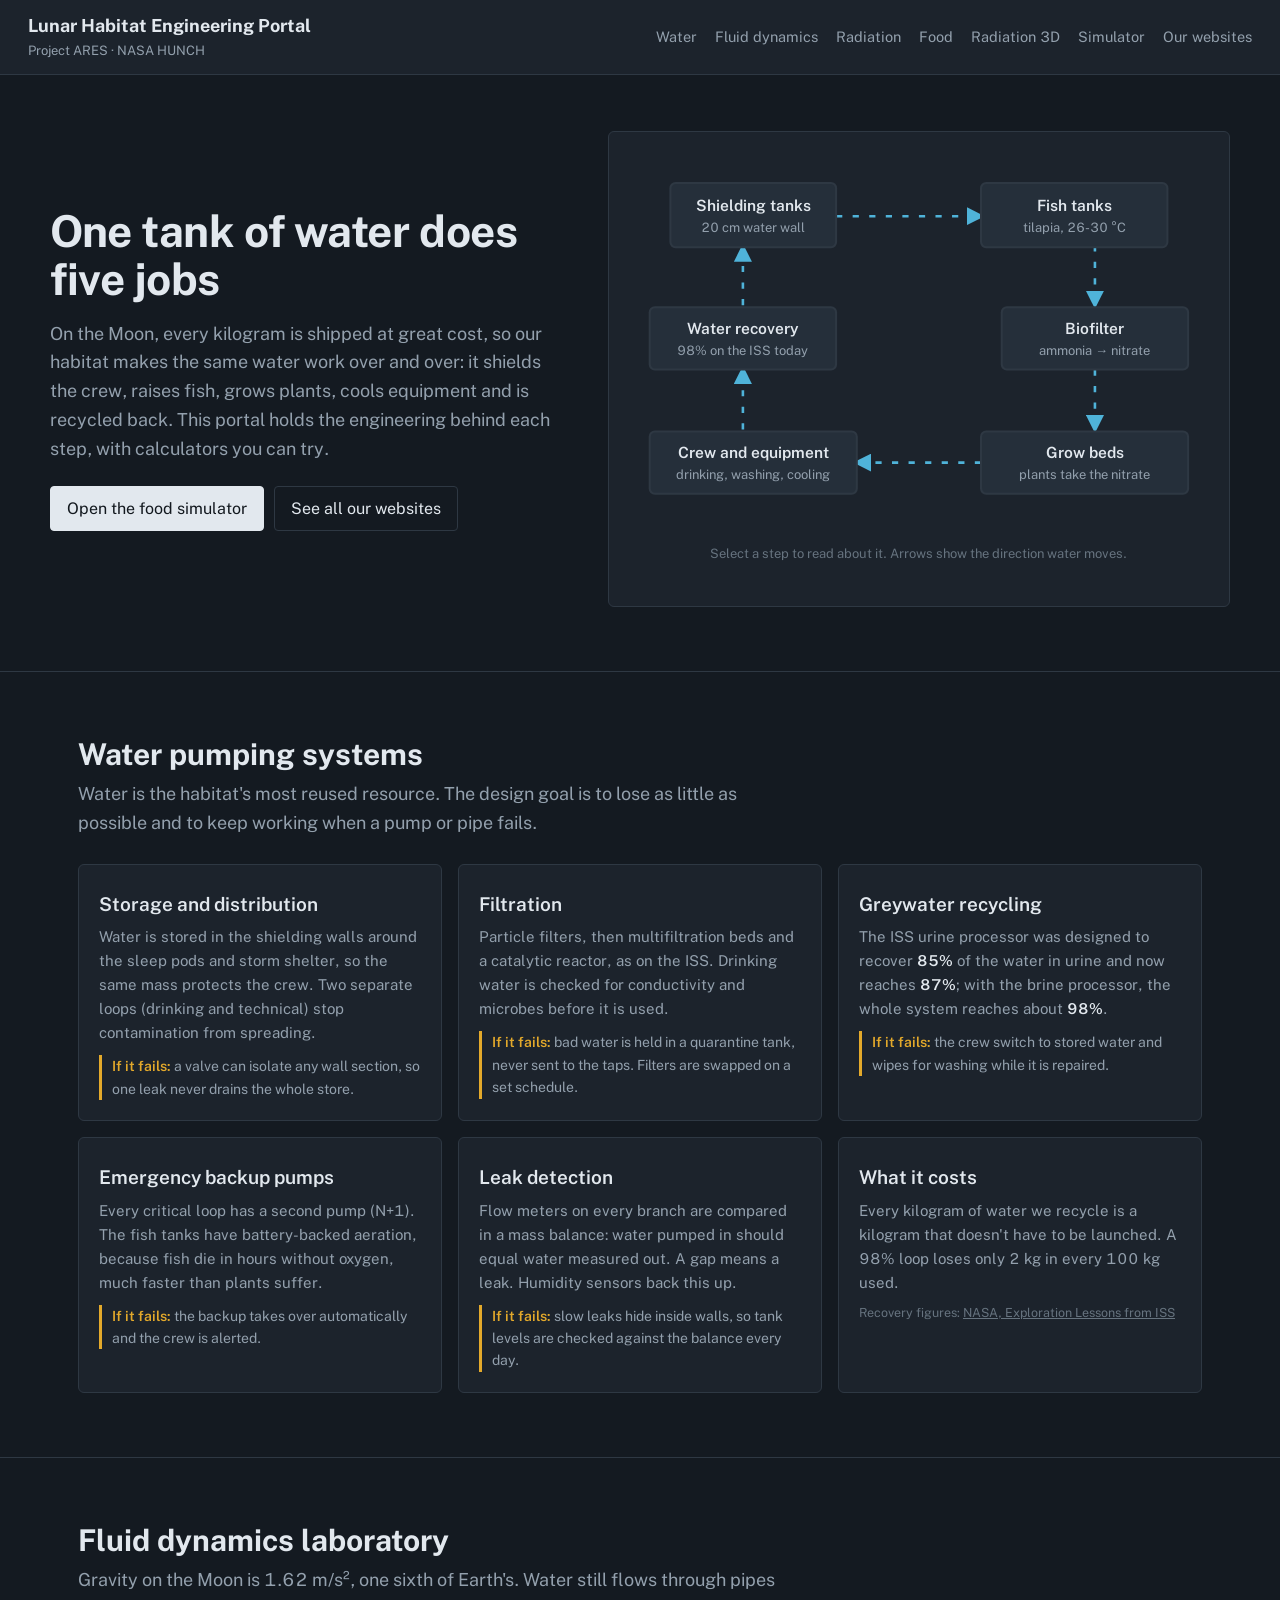
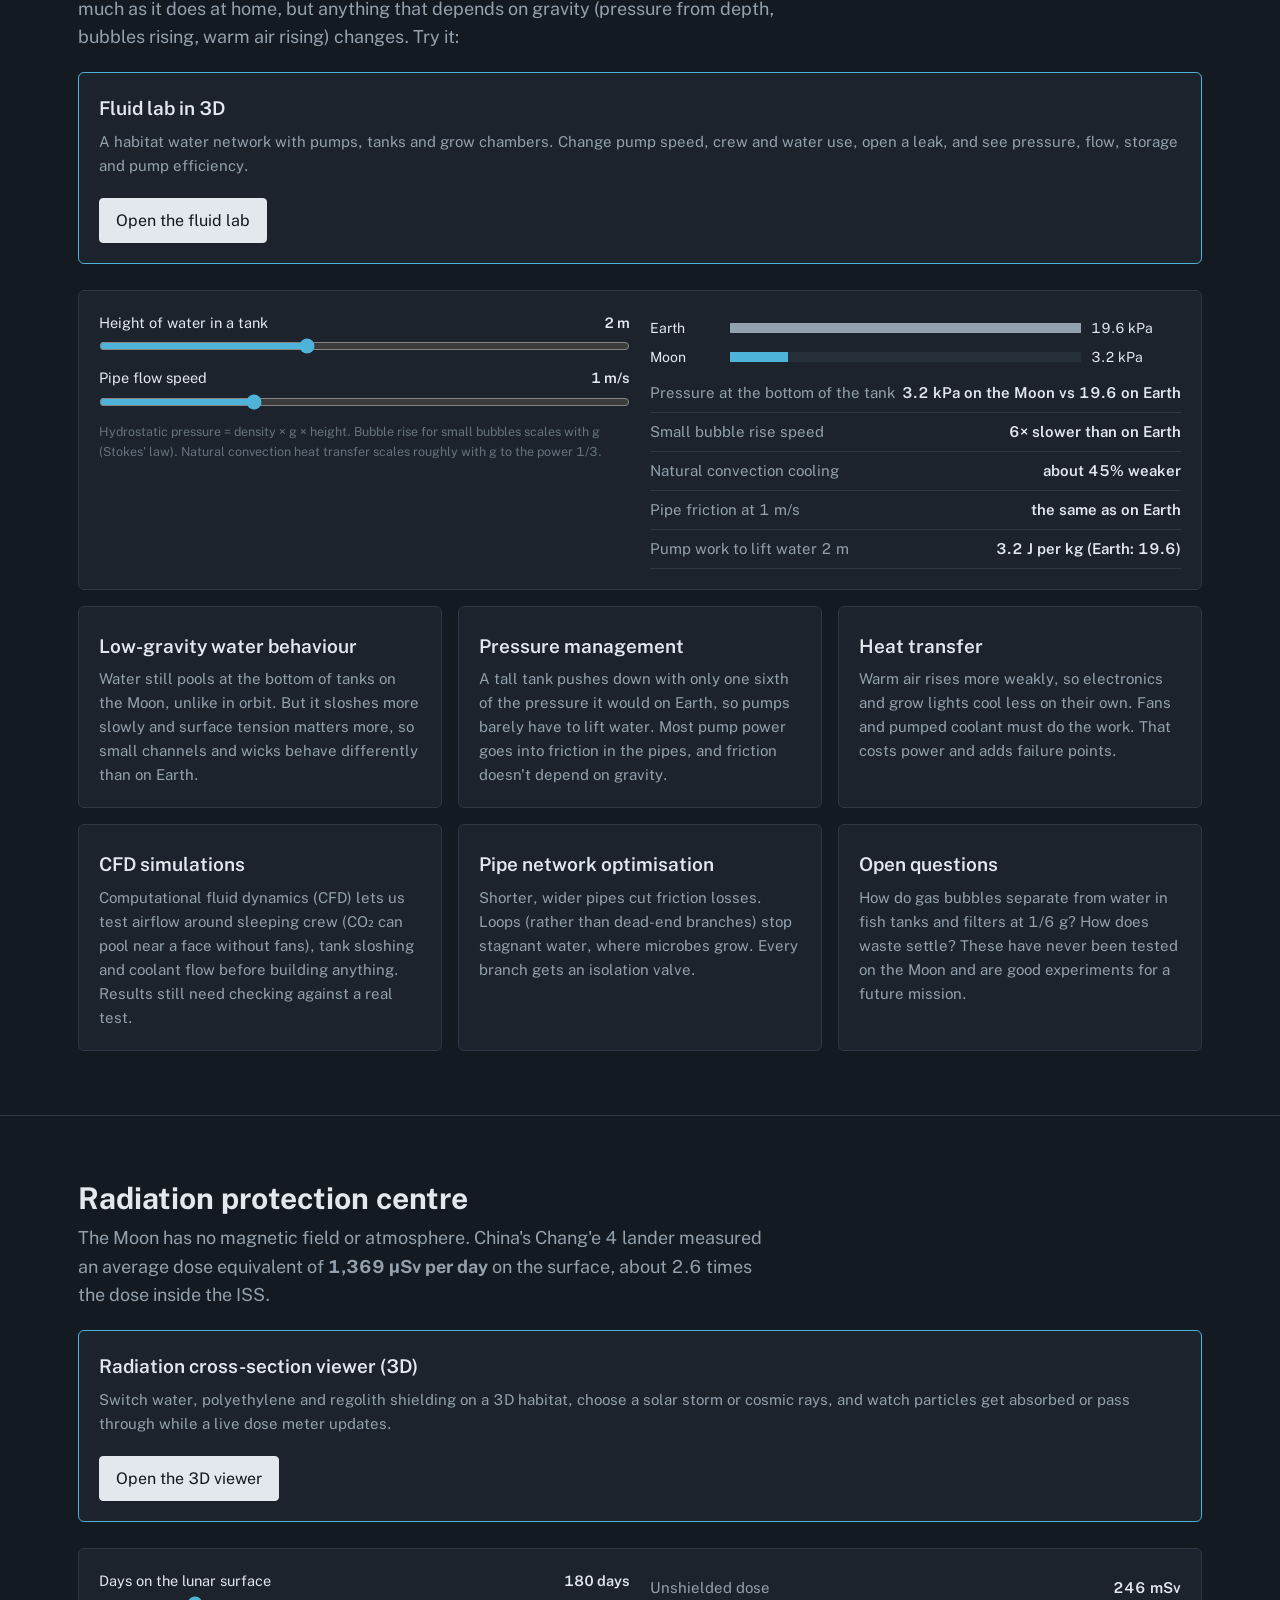
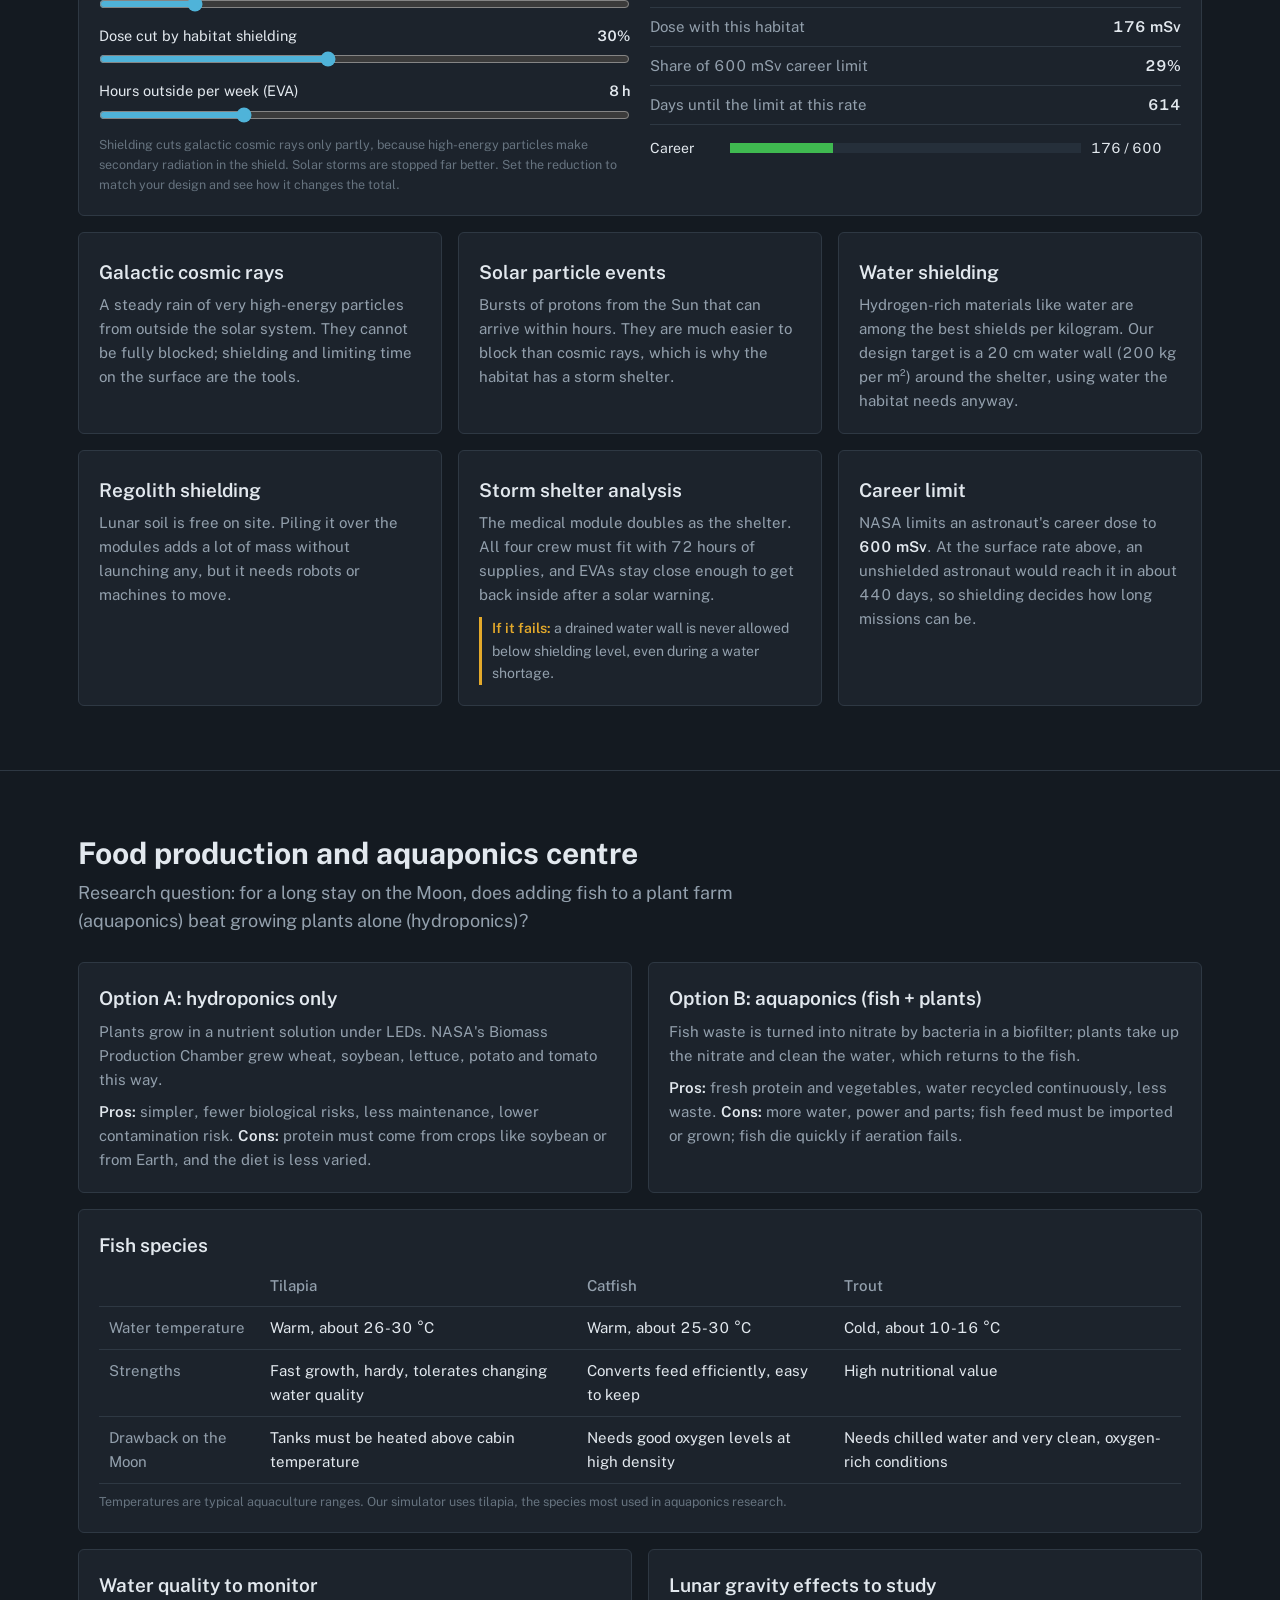
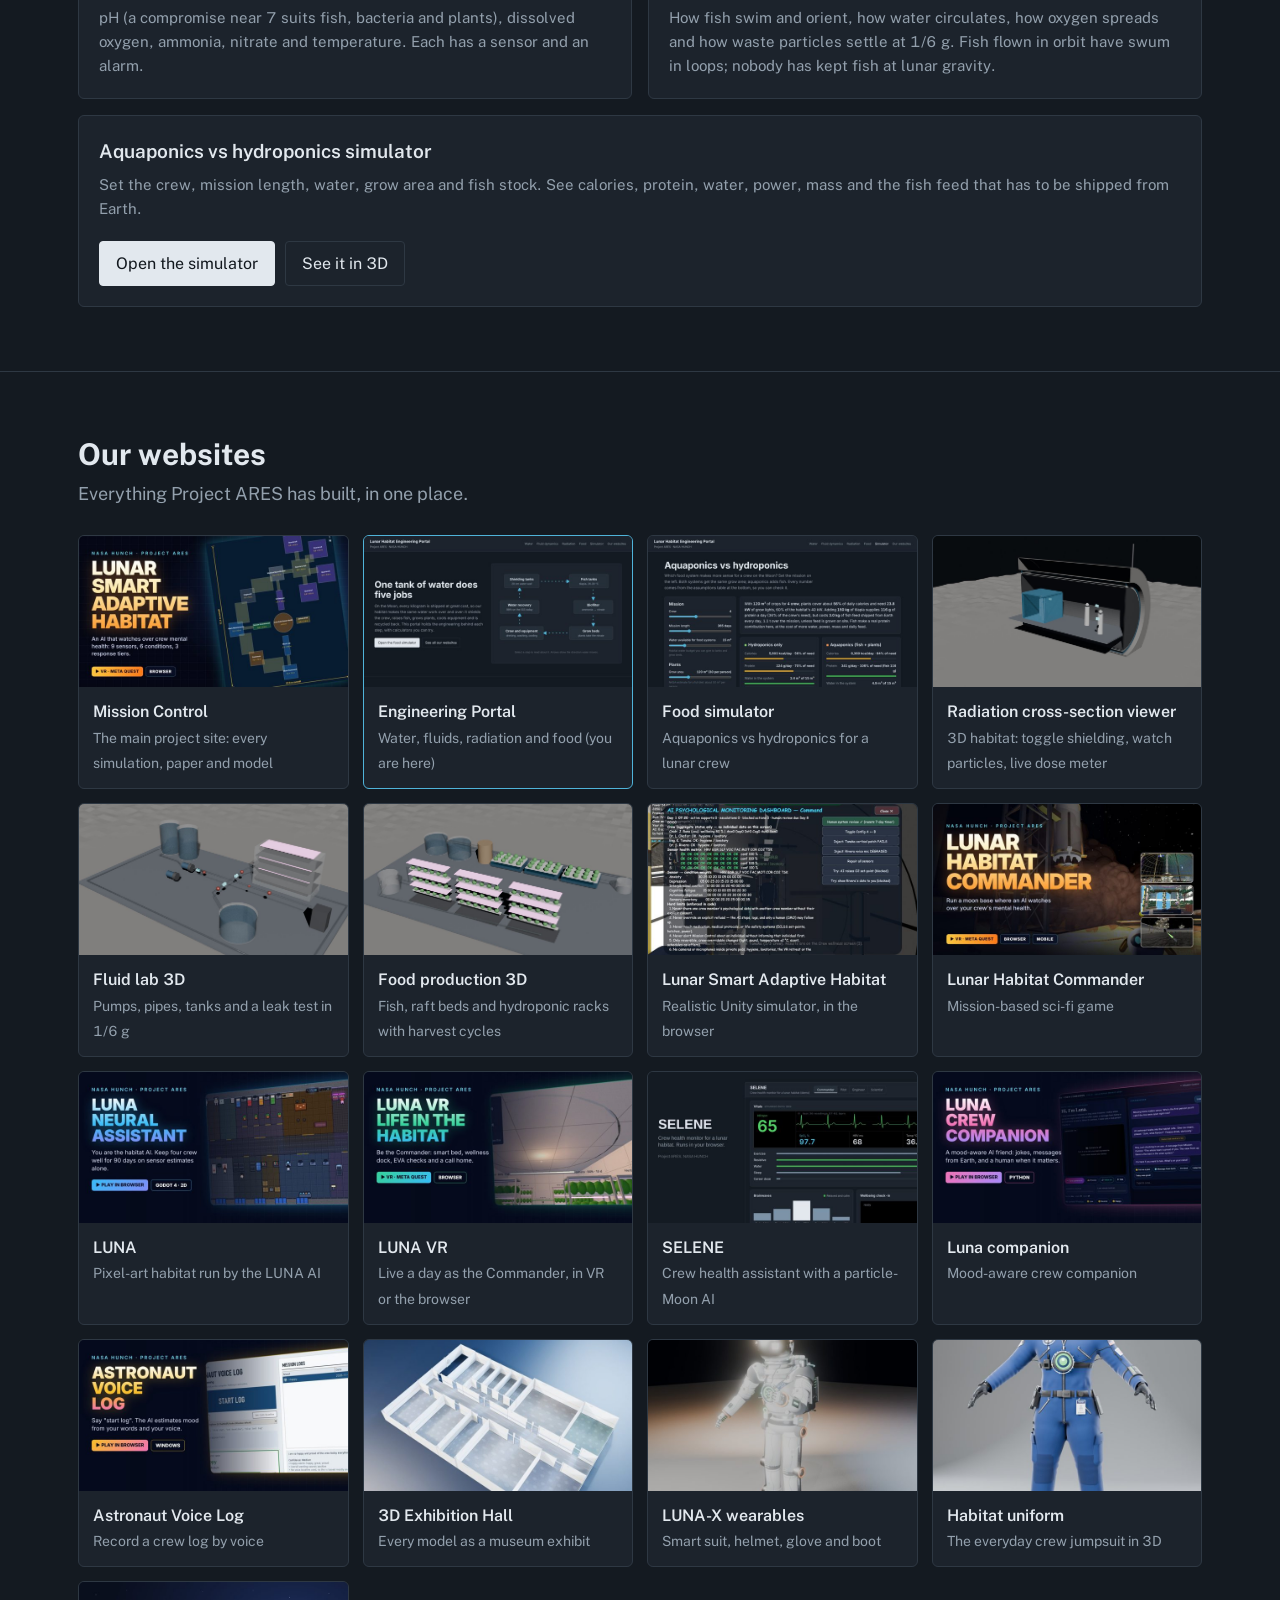
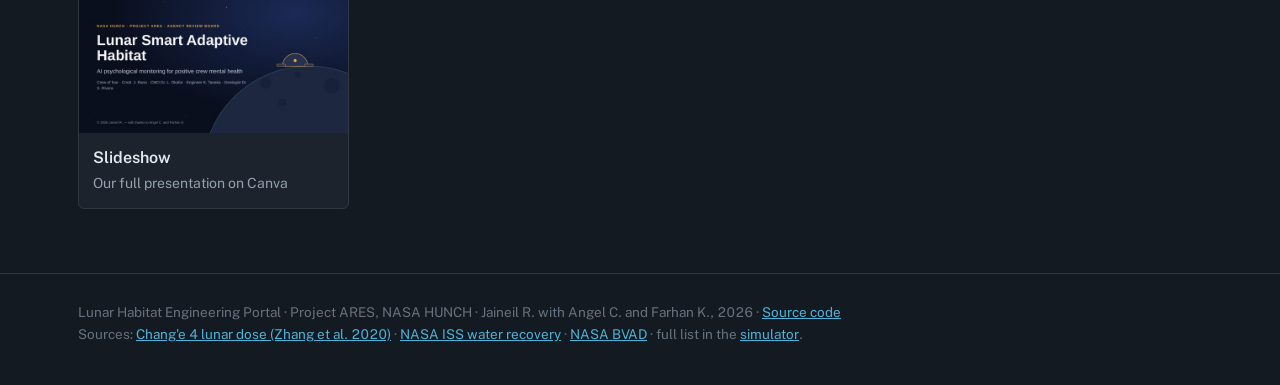
<file: index.html>
<!doctype html>
<html lang="en"><head><meta charset="utf-8"><meta name="viewport" content="width=device-width,initial-scale=1">
<title>Lunar Habitat Engineering Portal · Project ARES</title>
<meta name="description" content="Engineering research for a lunar habitat: water systems, fluid behaviour in 1/6 g, radiation protection and food production, with working calculators and an aquaponics vs hydroponics simulator.">
<meta property="og:title" content="Lunar Habitat Engineering Portal"><meta property="og:description" content="Water, fluids in 1/6 g, radiation and food for a lunar crew, with working calculators. Project ARES, NASA HUNCH.">
<meta property="og:image" content="https://jaigod.github.io/lunar-habitat-engineering/og.jpg"><meta property="og:url" content="https://jaigod.github.io/lunar-habitat-engineering/"><meta name="twitter:card" content="summary_large_image">
<link rel="icon" href="favicon.svg">
<link href="https://fonts.googleapis.com/css2?family=Public+Sans:wght@400;500;600;700&display=swap" rel="stylesheet">
<link rel="stylesheet" href="style.css">
<style>
.hero{display:grid;grid-template-columns:minmax(0,5fr) minmax(0,6fr);gap:40px;align-items:center;padding:56px 0 64px}
@media(max-width:960px){.hero{grid-template-columns:1fr}}
.loop svg{width:100%;height:auto;display:block}
.loop rect{stroke:#2e3843;stroke-width:2}.loop a{cursor:pointer}.loop a:hover rect,.loop a:focus rect{stroke:var(--water)}
.loop text{font-family:'Public Sans',sans-serif}
.flow{stroke-dasharray:6 10;animation:flow 1.6s linear infinite}
@keyframes flow{to{stroke-dashoffset:-32}}
@media (prefers-reduced-motion:reduce){.flow{animation:none}}
.topic h3{margin-top:4px}
.calc{display:grid;grid-template-columns:minmax(0,1fr) minmax(0,1fr);gap:20px;align-items:start}
@media(max-width:760px){.calc{grid-template-columns:1fr}}
.calc label{display:flex;justify-content:space-between;font-size:14.5px}.calc label b{font-weight:600}
.calc input[type=range]{width:100%;accent-color:var(--water);margin:4px 0 12px}
.out .row{display:grid;grid-template-columns:1fr auto;padding:7px 0;border-bottom:1px solid var(--line);font-size:15px}.out .row span{color:var(--mut)}.out .row b{font-weight:600}
.bar2{display:grid;grid-template-columns:70px 1fr 90px;gap:10px;align-items:center;font-size:14px;margin:6px 0}.bar2 .t{height:10px;background:var(--raise)}.bar2 .t i{display:block;height:100%}
.sites{display:grid;grid-template-columns:repeat(auto-fill,minmax(250px,1fr));gap:14px}
.site{display:block;background:var(--panel);border:1px solid var(--line);border-radius:6px;overflow:hidden;color:var(--txt);text-decoration:none}
.site:hover{border-color:var(--mut)}.site img{width:100%;aspect-ratio:16/9;object-fit:cover;display:block;background:#0e1318}
.site div{padding:12px 14px}.site b{display:block;font-weight:600}.site span{font-size:14px;color:var(--mut)}
.site.here{border-color:var(--water)}
.cmp td:first-child{color:var(--mut)}
</style><script src="js/device.js" defer></script>
</head><body>
<header class="top"><a class="brand" href="./">Lunar Habitat Engineering Portal<small>Project ARES · NASA HUNCH</small></a>
<nav><a href="#water">Water</a><a href="#fluids">Fluid dynamics</a><a href="#radiation">Radiation</a><a href="#food">Food</a><a href="radiation/">Radiation 3D</a><a href="simulator/">Simulator</a><a href="#sites">Our websites</a></nav></header>
<main>
<div class="wrap hero">
  <div>
    <h1>One tank of water does five jobs</h1>
    <p class="lead" style="margin-top:16px">On the Moon, every kilogram is shipped at great cost, so our habitat makes the same water work over and over: it shields the crew, raises fish, grows plants, cools equipment and is recycled back. This portal holds the engineering behind each step, with calculators you can try.</p>
    <p style="margin-top:22px;display:flex;gap:10px;flex-wrap:wrap"><a class="btn" href="simulator/">Open the food simulator</a><a class="btn ghost" href="#sites">See all our websites</a></p>
  </div>
  <div class="loop panel" aria-label="The habitat water loop. Select a step to read about it.">
    <svg viewBox="0 0 560 420" role="img" aria-labelledby="loopT"><title id="loopT">Habitat water loop: shielding tanks, fish tanks, biofilter, grow beds, crew, water recovery and back</title>
      <defs><marker id="ar" viewBox="0 0 10 10" refX="8" refY="5" markerWidth="7" markerHeight="7" orient="auto"><path d="M0 0L10 5L0 10z" fill="#4fb3d9"/></marker></defs>
      <g fill="none" stroke="#4fb3d9" stroke-width="2.5" marker-end="url(#ar)">
        <path class="flow" d="M200 62 H340"/><path class="flow" d="M450 90 V148"/><path class="flow" d="M450 210 V268"/>
        <path class="flow" d="M340 300 H220"/><path class="flow" d="M110 268 V210"/><path class="flow" d="M110 148 V92"/>
      </g>
      <g>
        <a href="#radiation"><rect x="40" y="30" width="160" height="62" rx="5" fill="#252f3a"/><text x="120" y="57" text-anchor="middle" fill="#e2e8ee" font-size="15" font-weight="600">Shielding tanks</text><text x="120" y="77" text-anchor="middle" fill="#93a0ad" font-size="12.5">20 cm water wall</text></a>
        <a href="#food"><rect x="340" y="30" width="180" height="62" rx="5" fill="#252f3a"/><text x="430" y="57" text-anchor="middle" fill="#e2e8ee" font-size="15" font-weight="600">Fish tanks</text><text x="430" y="77" text-anchor="middle" fill="#93a0ad" font-size="12.5">tilapia, 26-30 °C</text></a>
        <a href="#food"><rect x="360" y="150" width="180" height="60" rx="5" fill="#252f3a"/><text x="450" y="176" text-anchor="middle" fill="#e2e8ee" font-size="15" font-weight="600">Biofilter</text><text x="450" y="196" text-anchor="middle" fill="#93a0ad" font-size="12.5">ammonia → nitrate</text></a>
        <a href="#food"><rect x="340" y="270" width="200" height="60" rx="5" fill="#252f3a"/><text x="440" y="296" text-anchor="middle" fill="#e2e8ee" font-size="15" font-weight="600">Grow beds</text><text x="440" y="316" text-anchor="middle" fill="#93a0ad" font-size="12.5">plants take the nitrate</text></a>
        <a href="#water"><rect x="20" y="270" width="200" height="60" rx="5" fill="#252f3a"/><text x="120" y="296" text-anchor="middle" fill="#e2e8ee" font-size="15" font-weight="600">Crew and equipment</text><text x="120" y="316" text-anchor="middle" fill="#93a0ad" font-size="12.5">drinking, washing, cooling</text></a>
        <a href="#water"><rect x="20" y="150" width="180" height="60" rx="5" fill="#252f3a"/><text x="110" y="176" text-anchor="middle" fill="#e2e8ee" font-size="15" font-weight="600">Water recovery</text><text x="110" y="196" text-anchor="middle" fill="#93a0ad" font-size="12.5">98% on the ISS today</text></a>
      </g>
      <text x="280" y="392" text-anchor="middle" fill="#66737f" font-size="12.5">Select a step to read about it. Arrows show the direction water moves.</text>
    </svg>
  </div>
</div>

<section class="sec" id="water"><div class="wrap">
  <h2>Water pumping systems</h2><p class="lead">Water is the habitat's most reused resource. The design goal is to lose as little as possible and to keep working when a pump or pipe fails.</p>
  <div class="grid3" style="margin-top:26px">
    <div class="panel topic"><h3>Storage and distribution</h3><p class="fact">Water is stored in the shielding walls around the sleep pods and storm shelter, so the same mass protects the crew. Two separate loops (drinking and technical) stop contamination from spreading.</p><p class="fail"><b>If it fails:</b> a valve can isolate any wall section, so one leak never drains the whole store.</p></div>
    <div class="panel topic"><h3>Filtration</h3><p class="fact">Particle filters, then multifiltration beds and a catalytic reactor, as on the ISS. Drinking water is checked for conductivity and microbes before it is used.</p><p class="fail"><b>If it fails:</b> bad water is held in a quarantine tank, never sent to the taps. Filters are swapped on a set schedule.</p></div>
    <div class="panel topic"><h3>Greywater recycling</h3><p class="fact">The ISS urine processor was designed to recover <b>85%</b> of the water in urine and now reaches <b>87%</b>; with the brine processor, the whole system reaches about <b>98%</b>.</p><p class="fail"><b>If it fails:</b> the crew switch to stored water and wipes for washing while it is repaired.</p></div>
    <div class="panel topic"><h3>Emergency backup pumps</h3><p class="fact">Every critical loop has a second pump (N+1). The fish tanks have battery-backed aeration, because fish die in hours without oxygen, much faster than plants suffer.</p><p class="fail"><b>If it fails:</b> the backup takes over automatically and the crew is alerted.</p></div>
    <div class="panel topic"><h3>Leak detection</h3><p class="fact">Flow meters on every branch are compared in a mass balance: water pumped in should equal water measured out. A gap means a leak. Humidity sensors back this up.</p><p class="fail"><b>If it fails:</b> slow leaks hide inside walls, so tank levels are checked against the balance every day.</p></div>
    <div class="panel topic"><h3>What it costs</h3><p class="fact">Every kilogram of water we recycle is a kilogram that doesn't have to be launched. A 98% loop loses only 2 kg in every 100 kg used.</p><p class="src" style="margin-top:8px">Recovery figures: <a href="https://ntrs.nasa.gov/api/citations/20230015330/downloads/Exploration%20Lessons%20from%20ISS.pdf" target="_blank" rel="noopener">NASA, Exploration Lessons from ISS</a></p></div>
  </div>
</div></section>

<section class="sec" id="fluids"><div class="wrap">
  <h2>Fluid dynamics laboratory</h2><p class="lead">Gravity on the Moon is 1.62 m/s², one sixth of Earth's. Water still flows through pipes much as it does at home, but anything that depends on gravity (pressure from depth, bubbles rising, warm air rising) changes. Try it:</p>
  <div class="panel" style="margin-top:20px;display:flex;justify-content:space-between;align-items:center;gap:20px;flex-wrap:wrap;border-color:var(--water)"><div><h3>Fluid lab in 3D</h3><p class="fact">A habitat water network with pumps, tanks and grow chambers. Change pump speed, crew and water use, open a leak, and see pressure, flow, storage and pump efficiency.</p></div><a class="btn" href="fluids/">Open the fluid lab</a></div>
  <div class="panel calc" style="margin-top:26px">
    <div>
      <label for="fh">Height of water in a tank <b id="vfh"></b></label><input id="fh" type="range" min="0.1" max="5" step="0.1" value="2">
      <label for="fv">Pipe flow speed <b id="vfv"></b></label><input id="fv" type="range" min="0.2" max="3" step="0.1" value="1">
      <p class="src">Hydrostatic pressure = density × g × height. Bubble rise for small bubbles scales with g (Stokes' law). Natural convection heat transfer scales roughly with g to the power 1/3.</p>
    </div>
    <div class="out" id="fout"></div>
  </div>
  <div class="grid3" style="margin-top:16px">
    <div class="panel topic"><h3>Low-gravity water behaviour</h3><p class="fact">Water still pools at the bottom of tanks on the Moon, unlike in orbit. But it sloshes more slowly and surface tension matters more, so small channels and wicks behave differently than on Earth.</p></div>
    <div class="panel topic"><h3>Pressure management</h3><p class="fact">A tall tank pushes down with only one sixth of the pressure it would on Earth, so pumps barely have to lift water. Most pump power goes into friction in the pipes, and friction doesn't depend on gravity.</p></div>
    <div class="panel topic"><h3>Heat transfer</h3><p class="fact">Warm air rises more weakly, so electronics and grow lights cool less on their own. Fans and pumped coolant must do the work. That costs power and adds failure points.</p></div>
    <div class="panel topic"><h3>CFD simulations</h3><p class="fact">Computational fluid dynamics (CFD) lets us test airflow around sleeping crew (CO₂ can pool near a face without fans), tank sloshing and coolant flow before building anything. Results still need checking against a real test.</p></div>
    <div class="panel topic"><h3>Pipe network optimisation</h3><p class="fact">Shorter, wider pipes cut friction losses. Loops (rather than dead-end branches) stop stagnant water, where microbes grow. Every branch gets an isolation valve.</p></div>
    <div class="panel topic"><h3>Open questions</h3><p class="fact">How do gas bubbles separate from water in fish tanks and filters at 1/6 g? How does waste settle? These have never been tested on the Moon and are good experiments for a future mission.</p></div>
  </div>
</div></section>

<section class="sec" id="radiation"><div class="wrap">
  <h2>Radiation protection centre</h2><p class="lead">The Moon has no magnetic field or atmosphere. China's Chang'e 4 lander measured an average dose equivalent of <b>1,369 µSv per day</b> on the surface, about 2.6 times the dose inside the ISS.</p>
  <div class="panel" style="margin-top:20px;display:flex;justify-content:space-between;align-items:center;gap:20px;flex-wrap:wrap;border-color:var(--water)"><div><h3>Radiation cross-section viewer (3D)</h3><p class="fact">Switch water, polyethylene and regolith shielding on a 3D habitat, choose a solar storm or cosmic rays, and watch particles get absorbed or pass through while a live dose meter updates.</p></div><a class="btn" href="radiation/">Open the 3D viewer</a></div>
  <div class="panel calc" style="margin-top:26px">
    <div>
      <label for="rd">Days on the lunar surface <b id="vrd"></b></label><input id="rd" type="range" min="10" max="1000" step="10" value="180">
      <label for="rs">Dose cut by habitat shielding <b id="vrs"></b></label><input id="rs" type="range" min="0" max="70" step="5" value="30">
      <label for="re">Hours outside per week (EVA) <b id="vre"></b></label><input id="re" type="range" min="0" max="30" value="8">
      <p class="src">Shielding cuts galactic cosmic rays only partly, because high-energy particles make secondary radiation in the shield. Solar storms are stopped far better. Set the reduction to match your design and see how it changes the total.</p>
    </div>
    <div class="out" id="rout"></div>
  </div>
  <div class="grid3" style="margin-top:16px">
    <div class="panel topic"><h3>Galactic cosmic rays</h3><p class="fact">A steady rain of very high-energy particles from outside the solar system. They cannot be fully blocked; shielding and limiting time on the surface are the tools.</p></div>
    <div class="panel topic"><h3>Solar particle events</h3><p class="fact">Bursts of protons from the Sun that can arrive within hours. They are much easier to block than cosmic rays, which is why the habitat has a storm shelter.</p></div>
    <div class="panel topic"><h3>Water shielding</h3><p class="fact">Hydrogen-rich materials like water are among the best shields per kilogram. Our design target is a 20 cm water wall (200 kg per m²) around the shelter, using water the habitat needs anyway.</p></div>
    <div class="panel topic"><h3>Regolith shielding</h3><p class="fact">Lunar soil is free on site. Piling it over the modules adds a lot of mass without launching any, but it needs robots or machines to move.</p></div>
    <div class="panel topic"><h3>Storm shelter analysis</h3><p class="fact">The medical module doubles as the shelter. All four crew must fit with 72 hours of supplies, and EVAs stay close enough to get back inside after a solar warning.</p><p class="fail"><b>If it fails:</b> a drained water wall is never allowed below shielding level, even during a water shortage.</p></div>
    <div class="panel topic"><h3>Career limit</h3><p class="fact">NASA limits an astronaut's career dose to <b>600 mSv</b>. At the surface rate above, an unshielded astronaut would reach it in about 440 days, so shielding decides how long missions can be.</p></div>
  </div>
</div></section>

<section class="sec" id="food"><div class="wrap">
  <h2>Food production and aquaponics centre</h2><p class="lead">Research question: for a long stay on the Moon, does adding fish to a plant farm (aquaponics) beat growing plants alone (hydroponics)?</p>
  <div class="grid2" style="margin-top:26px">
    <div class="panel"><h3>Option A: hydroponics only</h3><p class="fact">Plants grow in a nutrient solution under LEDs. NASA's Biomass Production Chamber grew wheat, soybean, lettuce, potato and tomato this way.</p>
      <p class="fact" style="margin-top:8px"><b>Pros:</b> simpler, fewer biological risks, less maintenance, lower contamination risk. <b>Cons:</b> protein must come from crops like soybean or from Earth, and the diet is less varied.</p></div>
    <div class="panel"><h3>Option B: aquaponics (fish + plants)</h3><p class="fact">Fish waste is turned into nitrate by bacteria in a biofilter; plants take up the nitrate and clean the water, which returns to the fish.</p>
      <p class="fact" style="margin-top:8px"><b>Pros:</b> fresh protein and vegetables, water recycled continuously, less waste. <b>Cons:</b> more water, power and parts; fish feed must be imported or grown; fish die quickly if aeration fails.</p></div>
  </div>
  <div class="panel" style="margin-top:16px;overflow-x:auto"><h3>Fish species</h3>
    <table class="cmp"><tr><th></th><th>Tilapia</th><th>Catfish</th><th>Trout</th></tr>
      <tr><td>Water temperature</td><td>Warm, about 26-30 °C</td><td>Warm, about 25-30 °C</td><td>Cold, about 10-16 °C</td></tr>
      <tr><td>Strengths</td><td>Fast growth, hardy, tolerates changing water quality</td><td>Converts feed efficiently, easy to keep</td><td>High nutritional value</td></tr>
      <tr><td>Drawback on the Moon</td><td>Tanks must be heated above cabin temperature</td><td>Needs good oxygen levels at high density</td><td>Needs chilled water and very clean, oxygen-rich conditions</td></tr></table>
    <p class="src" style="margin-top:8px">Temperatures are typical aquaculture ranges. Our simulator uses tilapia, the species most used in aquaponics research.</p></div>
  <div class="grid2" style="margin-top:16px">
    <div class="panel"><h3>Water quality to monitor</h3><p class="fact">pH (a compromise near 7 suits fish, bacteria and plants), dissolved oxygen, ammonia, nitrate and temperature. Each has a sensor and an alarm.</p></div>
    <div class="panel"><h3>Lunar gravity effects to study</h3><p class="fact">How fish swim and orient, how water circulates, how oxygen spreads and how waste particles settle at 1/6 g. Fish flown in orbit have swum in loops; nobody has kept fish at lunar gravity.</p></div>
  </div>
  <div class="panel" style="margin-top:16px;display:flex;justify-content:space-between;align-items:center;gap:20px;flex-wrap:wrap">
    <div><h3>Aquaponics vs hydroponics simulator</h3><p class="fact">Set the crew, mission length, water, grow area and fish stock. See calories, protein, water, power, mass and the fish feed that has to be shipped from Earth.</p></div>
    <span style="display:flex;gap:10px;flex-wrap:wrap"><a class="btn" href="simulator/">Open the simulator</a><a class="btn ghost" href="food/">See it in 3D</a></span></div>
</div></section>

<section class="sec" id="sites"><div class="wrap">
  <h2>Our websites</h2><p class="lead">Everything Project ARES has built, in one place.</p>
  <div class="sites" style="margin-top:26px" id="sitelist"></div>
</div></section>
</main>
<footer><div class="wrap">Lunar Habitat Engineering Portal · Project ARES, NASA HUNCH · Jaineil R. with Angel C. and Farhan K., 2026 · <a href="https://github.com/JaiGod/lunar-habitat-engineering">Source code</a><br>
Sources: <a href="https://www.sci.news/space/radiation-dose-rates-lunar-surface-08893.html">Chang'e 4 lunar dose (Zhang et al. 2020)</a> · <a href="https://ntrs.nasa.gov/api/citations/20230015330/downloads/Exploration%20Lessons%20from%20ISS.pdf">NASA ISS water recovery</a> · <a href="https://ntrs.nasa.gov/api/citations/20210024855/downloads/BVAD_2.15.22-final.pdf">NASA BVAD</a> · full list in the <a href="simulator/#assump">simulator</a>.</div></footer>
<script>
const $=s=>document.querySelector(s), f=(v,d=0)=>(+v).toLocaleString('en-US',{maximumFractionDigits:d,minimumFractionDigits:d});
const row=(a,b)=>`<div class="row"><span>${a}</span><b>${b}</b></div>`;
function fluids(){ const h=+$('#fh').value, v=+$('#fv').value; $('#vfh').textContent=h+' m'; $('#vfv').textContent=v+' m/s';
  const pE=1000*9.81*h/1000, pM=1000*1.62*h/1000;
  $('#fout').innerHTML=`<div class="bar2"><span>Earth</span><div class="t"><i style="width:100%;background:var(--mut)"></i></div><span>${f(pE,1)} kPa</span></div><div class="bar2"><span>Moon</span><div class="t"><i style="width:${1.62/9.81*100}%;background:var(--water)"></i></div><span>${f(pM,1)} kPa</span></div>`
   +row('Pressure at the bottom of the tank',`${f(pM,1)} kPa on the Moon vs ${f(pE,1)} on Earth`)
   +row('Small bubble rise speed','6× slower than on Earth')
   +row('Natural convection cooling','about 45% weaker')
   +row('Pipe friction at '+v+' m/s','the same as on Earth')
   +row('Pump work to lift water '+h+' m',`${f(1.62*h,1)} J per kg (Earth: ${f(9.81*h,1)})`); }
function rad(){ const d=+$('#rd').value, s=+$('#rs').value/100, e=+$('#re').value; $('#vrd').textContent=d+' days'; $('#vrs').textContent=Math.round(s*100)+'%'; $('#vre').textContent=e+' h';
  const rate=1.369, outFrac=e/168, dose=d*rate*(outFrac+(1-outFrac)*(1-s)), unsh=d*rate;
  $('#rout').innerHTML=row('Unshielded dose',`${f(unsh)} mSv`)+row('Dose with this habitat',`${f(dose)} mSv`)
   +row('Share of 600 mSv career limit',`${f(dose/6)}%`)+row('Days until the limit at this rate',`${f(600/(dose/d))}`)
   +`<div class="bar2" style="margin-top:12px"><span>Career</span><div class="t"><i style="width:${Math.min(100,dose/6)}%;background:${dose>600?'var(--warn)':dose>300?'var(--caut)':'var(--ok)'}"></i></div><span>${f(dose)} / 600</span></div>`; }
['fh','fv'].forEach(i=>$('#'+i).addEventListener('input',fluids)); ['rd','rs','re'].forEach(i=>$('#'+i).addEventListener('input',rad)); fluids(); rad();
const M='https://jaigod.github.io/LunarSmartAdaptiveHabitat/';
const SITES=[
 ['Mission Control','The main project site: every simulation, paper and model',M,'img/mission.jpg'],
 ['Engineering Portal','Water, fluids, radiation and food (you are here)','./','img/portal.jpg',1],
 ['Food simulator','Aquaponics vs hydroponics for a lunar crew','simulator/','img/sim.jpg'],
 ['Radiation cross-section viewer','3D habitat: toggle shielding, watch particles, live dose meter','radiation/','img/radiation.jpg'],
 ['Fluid lab 3D','Pumps, pipes, tanks and a leak test in 1/6 g','fluids/','img/fluids.jpg'],
 ['Food production 3D','Fish, raft beds and hydroponic racks with harvest cycles','food/','img/food.jpg'],
 ['Lunar Smart Adaptive Habitat','Realistic Unity simulator, in the browser',M+'play/','img/realistic.jpg'],
 ['Lunar Habitat Commander','Mission-based sci-fi game',M+'play2/','img/commander.jpg'],
 ['LUNA','Pixel-art habitat run by the LUNA AI',M+'luna/','img/luna.jpg'],
 ['LUNA VR','Live a day as the Commander, in VR or the browser',M+'vr/','img/lunavr.jpg'],
 ['SELENE','Crew health assistant with a particle-Moon AI','https://jaigod.github.io/lunar-crew-monitor/','img/selene.jpg'],
 ['Luna companion','Mood-aware crew companion',M+'companion/','img/companion.jpg'],
 ['Astronaut Voice Log','Record a crew log by voice',M+'voice-log/','img/voicelog.jpg'],
 ['3D Exhibition Hall','Every model as a museum exhibit',M+'luna-x/exhibit/','img/exhibit.jpg'],
 ['LUNA-X wearables','Smart suit, helmet, glove and boot',M+'luna-x/','img/lunax.jpg'],
 ['Habitat uniform','The everyday crew jumpsuit in 3D',M+'luna-x/habitat-uniform/','img/uniform.jpg'],
 ['Slideshow','Our full presentation on Canva','https://www.canva.com/design/DAHap5mo0bk/llF4zDK1fMKFc2njB36gWw/view','img/slides.jpg']];
$('#sitelist').innerHTML=SITES.map(([t,d,u,img,here])=>`<a class="site${here?' here':''}" href="${u}"${u.startsWith('http')?' target="_blank" rel="noopener"':''}><img src="${img}" alt="" loading="lazy"><div><b>${t}</b><span>${d}</span></div></a>`).join('');
</script>
</body></html>
</file>
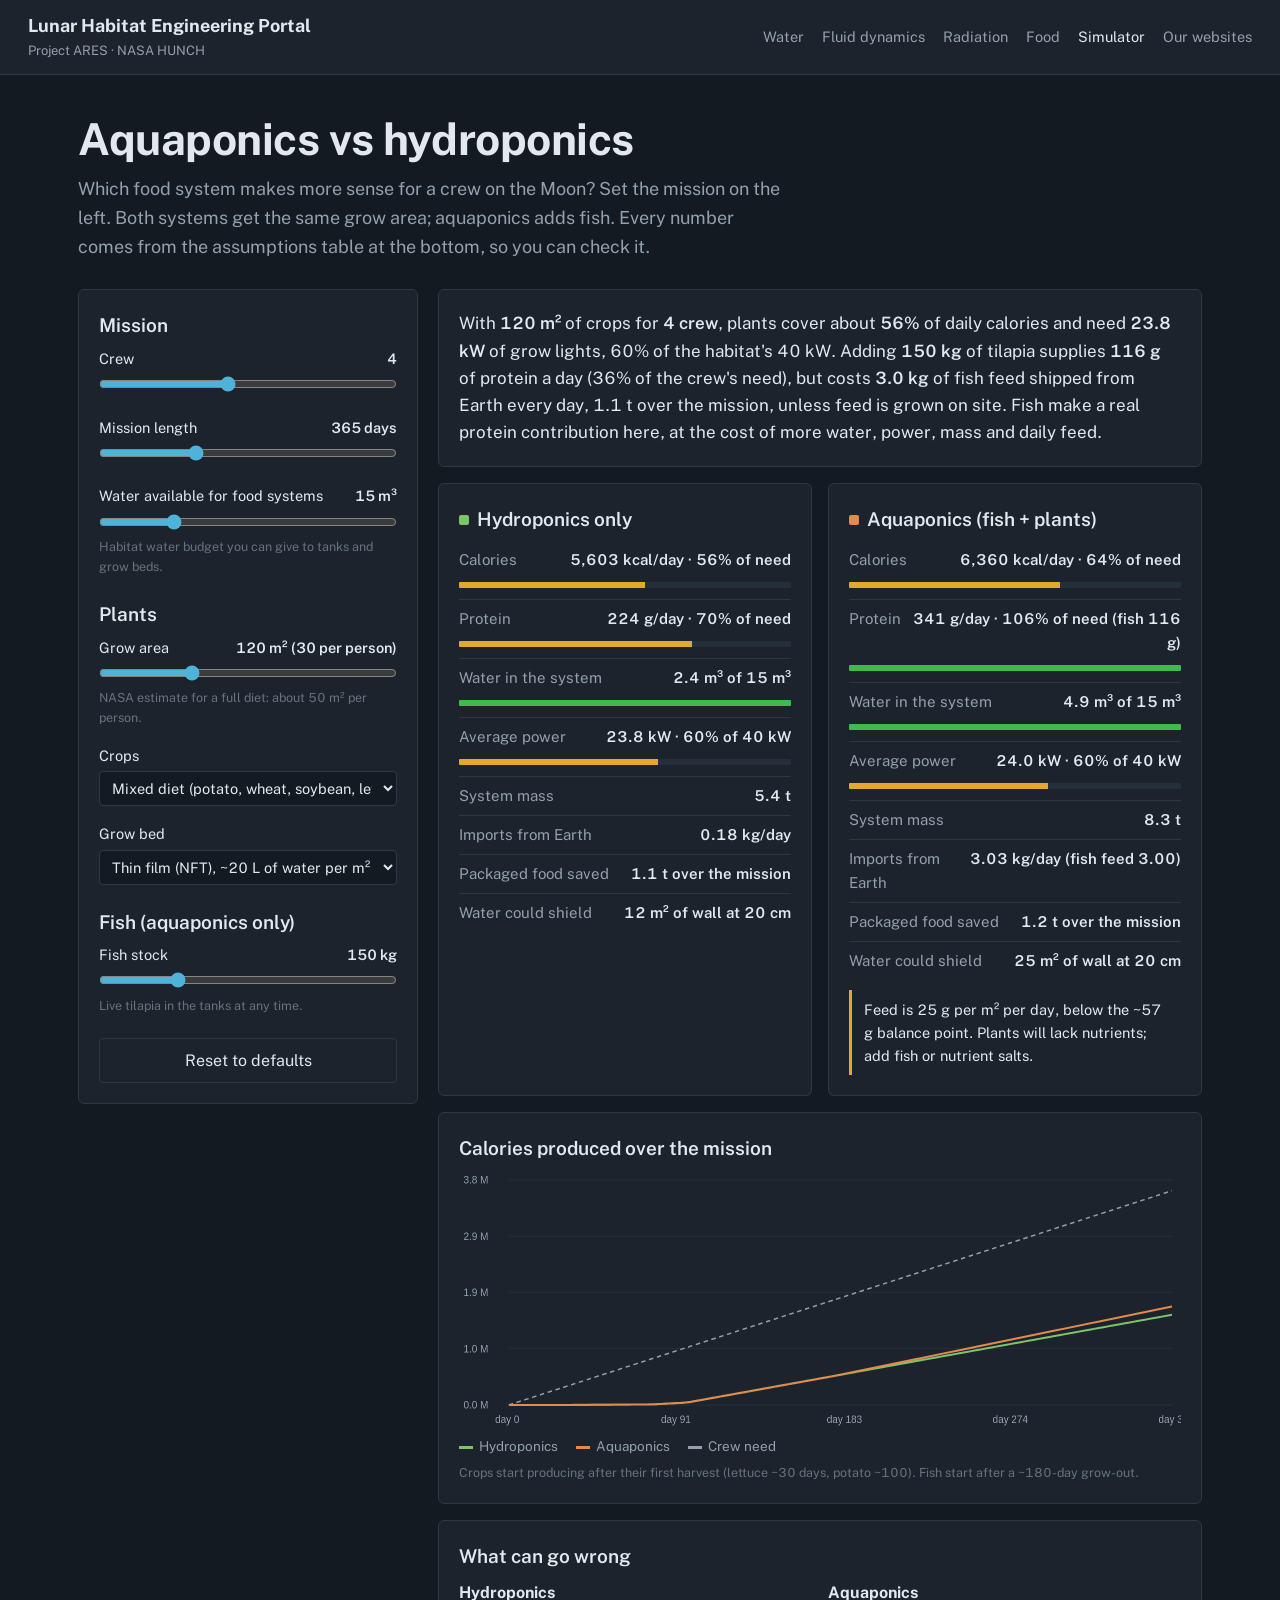
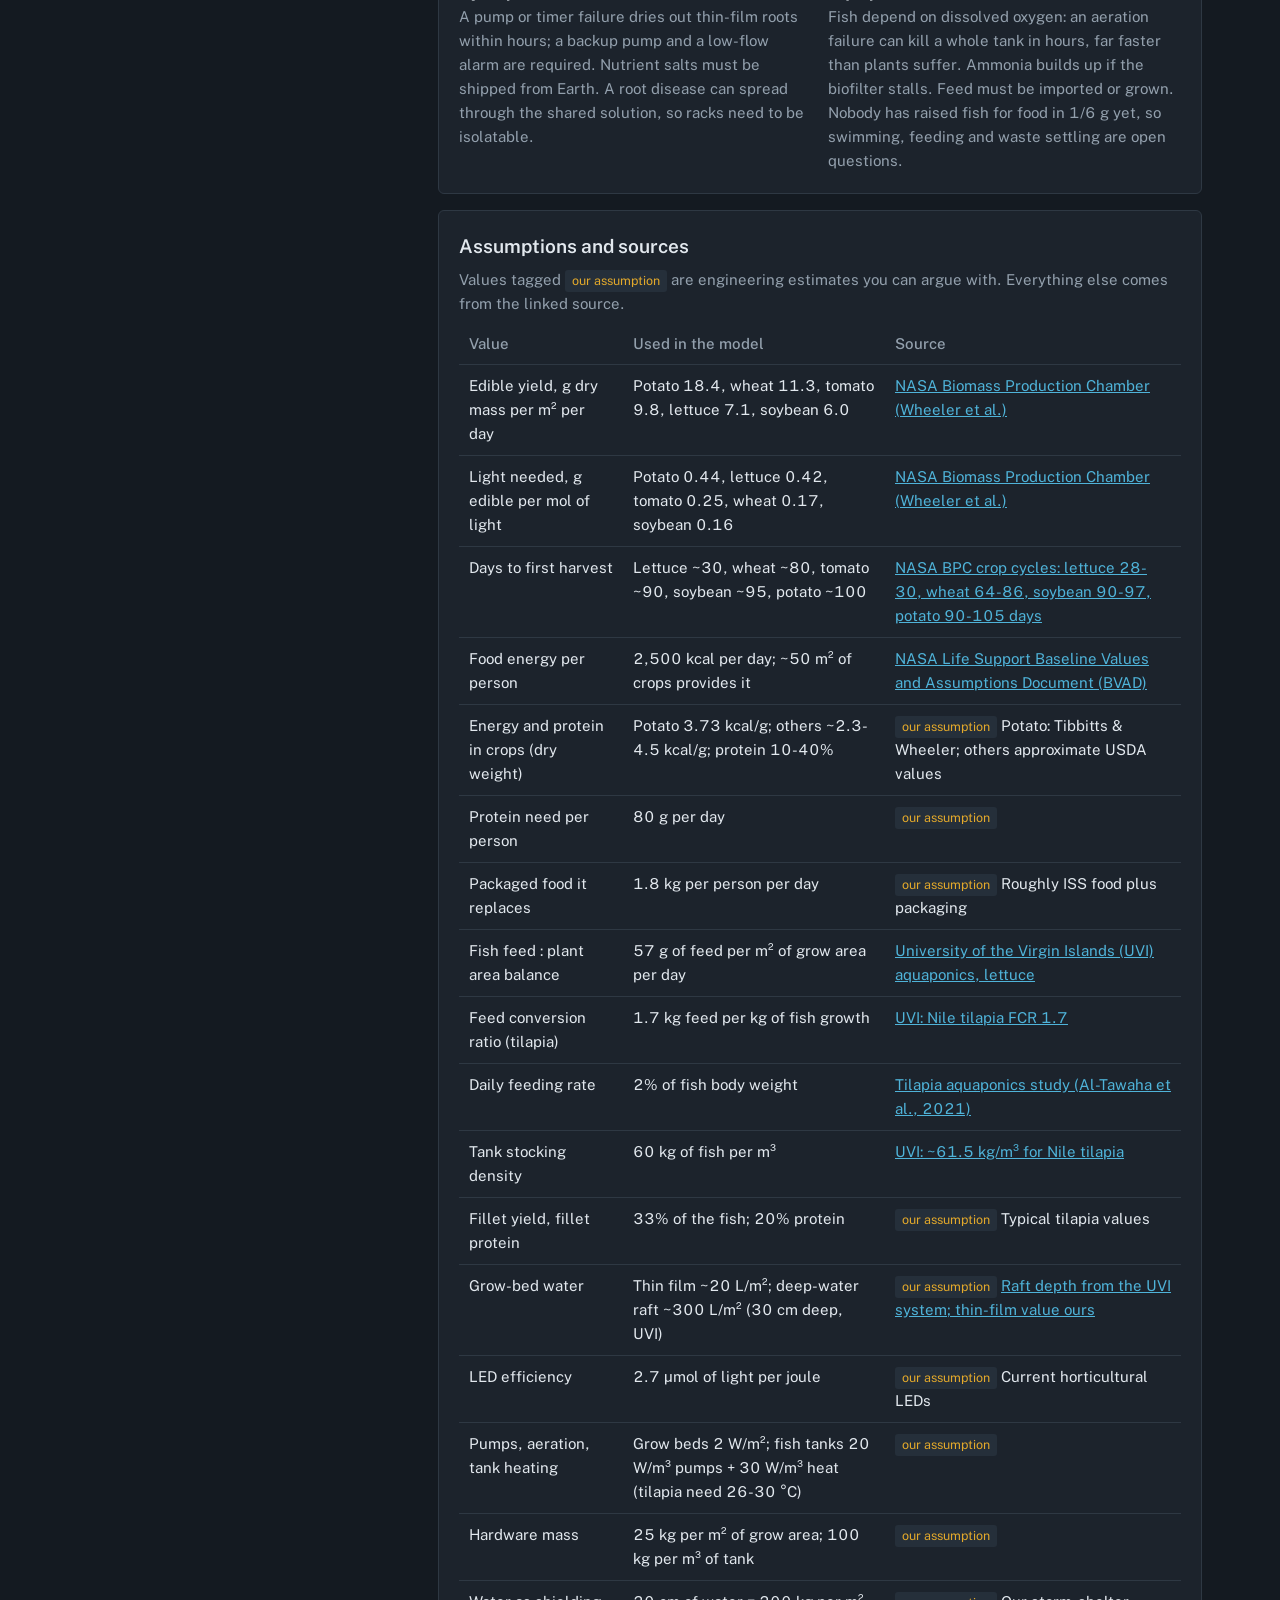
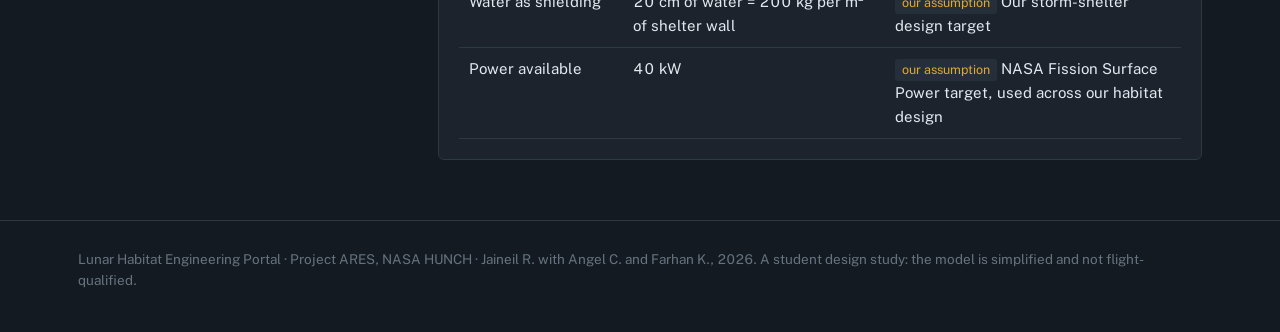
<file: simulator/index.html>
<!doctype html>
<html lang="en"><head><meta charset="utf-8"><meta name="viewport" content="width=device-width,initial-scale=1">
<title>Aquaponics vs Hydroponics Simulator: Lunar Habitat Engineering Portal</title>
<meta name="description" content="Compare fish + plants against plants only for a lunar habitat: calories, protein, water, power, mass and imported feed, from NASA crop data and aquaponics research.">
<meta property="og:title" content="Aquaponics vs Hydroponics Simulator"><meta property="og:description" content="Which food system works for a lunar crew? Change the crew, mission length, crop area and fish stock and see calories, protein, water, power and mass.">
<meta property="og:image" content="https://jaigod.github.io/lunar-habitat-engineering/og.jpg"><meta name="twitter:card" content="summary_large_image">
<link rel="icon" href="../favicon.svg">
<link href="https://fonts.googleapis.com/css2?family=Public+Sans:wght@400;500;600;700&display=swap" rel="stylesheet">
<link rel="stylesheet" href="../style.css">
<style>
.layout{display:grid;grid-template-columns:340px minmax(0,1fr);gap:20px;align-items:start;padding:28px 0 60px}
@media(max-width:960px){.layout{grid-template-columns:1fr}}
.controls{position:sticky;top:76px}
@media(max-width:960px){.controls{position:static}}
.ctl{margin-bottom:16px}.ctl label{display:flex;justify-content:space-between;font-size:14.5px;margin-bottom:4px}.ctl label b{font-weight:600}
.ctl input[type=range]{width:100%;accent-color:var(--water)}
.ctl small{color:var(--dim);font-size:12.5px;display:block}
select{width:100%;background:var(--page);border:1px solid var(--line);color:var(--txt);border-radius:4px;padding:7px 8px;font:inherit;font-size:14.5px}
.vs{display:grid;grid-template-columns:repeat(2,minmax(0,1fr));gap:16px}
@media(max-width:640px){.vs{grid-template-columns:1fr}}
.sys h3{display:flex;align-items:center;gap:8px}.sys h3 i{width:10px;height:10px;border-radius:2px;display:inline-block}
.row{display:grid;grid-template-columns:1fr auto;gap:8px;padding:7px 0;border-bottom:1px solid var(--line);font-size:15px}
.row:last-child{border:0}.row span{color:var(--mut)}.row b{font-weight:600;text-align:right}
.meter{height:6px;background:var(--raise);border-radius:1px;margin:2px 0 4px;grid-column:1/-1;overflow:hidden}.meter i{display:block;height:100%}
.verdict{font-size:17px;line-height:1.6;max-width:72ch}
.verdict b{font-weight:600}
.balance{margin-top:10px;font-size:14.5px;padding:8px 12px;border-left:3px solid var(--line)}
canvas{width:100%;height:260px;display:block}
.legend{display:flex;gap:18px;font-size:13.5px;color:var(--mut);margin-top:6px}.legend i{display:inline-block;width:14px;height:3px;vertical-align:middle;margin-right:6px}
</style><script src="../js/device.js" defer></script>
</head><body>
<header class="top"><a class="brand" href="../">Lunar Habitat Engineering Portal<small>Project ARES · NASA HUNCH</small></a>
<nav><a href="../#water">Water</a><a href="../#fluids">Fluid dynamics</a><a href="../#radiation">Radiation</a><a href="../#food">Food</a><a class="on" href="./">Simulator</a><a href="../#sites">Our websites</a></nav></header>
<main class="wrap">
  <div style="padding:40px 0 0">
    <h1>Aquaponics vs hydroponics</h1>
    <p class="lead" style="margin-top:12px">Which food system makes more sense for a crew on the Moon? Set the mission on the left. Both systems get the same grow area; aquaponics adds fish. Every number comes from the assumptions table at the bottom, so you can check it.</p>
  </div>
  <div class="layout">
    <aside class="panel controls" aria-label="Mission settings">
      <h3>Mission</h3>
      <div class="ctl"><label for="crew">Crew <b id="vcrew"></b></label><input id="crew" type="range" min="1" max="8" value="4"></div>
      <div class="ctl"><label for="days">Mission length <b id="vdays"></b></label><input id="days" type="range" min="30" max="1095" step="5" value="365"></div>
      <div class="ctl"><label for="water">Water available for food systems <b id="vwater"></b></label><input id="water" type="range" min="1" max="60" value="15"><small>Habitat water budget you can give to tanks and grow beds.</small></div>
      <h3 style="margin-top:22px">Plants</h3>
      <div class="ctl"><label for="area">Grow area <b id="varea"></b></label><input id="area" type="range" min="0" max="400" step="5" value="120"><small>NASA estimate for a full diet: about 50 m² per person.</small></div>
      <div class="ctl"><label for="crop">Crops</label><select id="crop">
        <option value="mix">Mixed diet (potato, wheat, soybean, lettuce)</option><option value="potato">Potato only</option><option value="wheat">Wheat only</option><option value="soybean">Soybean only</option><option value="lettuce">Lettuce only</option><option value="tomato">Tomato only</option></select></div>
      <div class="ctl"><label for="bed">Grow bed</label><select id="bed"><option value="nft">Thin film (NFT), ~20 L of water per m²</option><option value="raft">Deep-water raft, ~300 L per m² (UVI design)</option></select></div>
      <h3 style="margin-top:22px">Fish (aquaponics only)</h3>
      <div class="ctl"><label for="fish">Fish stock <b id="vfish"></b></label><input id="fish" type="range" min="0" max="600" step="10" value="150"><small>Live tilapia in the tanks at any time.</small></div>
      <button class="btn ghost" id="reset" type="button" style="width:100%;margin-top:6px">Reset to defaults</button>
    </aside>
    <div>
      <div class="panel"><p class="verdict" id="verdict" aria-live="polite"></p></div>
      <div class="vs" style="margin-top:16px">
        <div class="panel sys"><h3><i style="background:var(--plant)"></i>Hydroponics only</h3><div id="hydro"></div></div>
        <div class="panel sys"><h3><i style="background:var(--fish)"></i>Aquaponics (fish + plants)</h3><div id="aqua"></div><div class="balance" id="bal"></div></div>
      </div>
      <div class="panel" style="margin-top:16px"><h3>Calories produced over the mission</h3>
        <canvas id="chart" width="1600" height="520" role="img" aria-label="Cumulative calories over the mission for both systems and the crew's need"></canvas>
        <div class="legend"><span><i style="background:var(--plant)"></i>Hydroponics</span><span><i style="background:var(--fish)"></i>Aquaponics</span><span><i style="background:var(--mut)"></i>Crew need</span></div>
        <p class="src" style="margin-top:6px">Crops start producing after their first harvest (lettuce ~30 days, potato ~100). Fish start after a ~180-day grow-out.</p></div>
      <div class="panel" style="margin-top:16px"><h3>What can go wrong</h3><div class="grid2" style="margin-top:8px">
        <div><b>Hydroponics</b><p class="fact">A pump or timer failure dries out thin-film roots within hours; a backup pump and a low-flow alarm are required. Nutrient salts must be shipped from Earth. A root disease can spread through the shared solution, so racks need to be isolatable.</p></div>
        <div><b>Aquaponics</b><p class="fact">Fish depend on dissolved oxygen: an aeration failure can kill a whole tank in hours, far faster than plants suffer. Ammonia builds up if the biofilter stalls. Feed must be imported or grown. Nobody has raised fish for food in 1/6 g yet, so swimming, feeding and waste settling are open questions.</p></div></div></div>
      <div class="panel" style="margin-top:16px"><h3>Assumptions and sources</h3>
        <p class="fact" style="margin-bottom:8px">Values tagged <span class="tag a">our assumption</span> are engineering estimates you can argue with. Everything else comes from the linked source.</p>
        <div style="overflow-x:auto"><table id="assump"></table></div></div>
    </div>
  </div>
</main>
<footer><div class="wrap">Lunar Habitat Engineering Portal · Project ARES, NASA HUNCH · Jaineil R. with Angel C. and Farhan K., 2026. A student design study: the model is simplified and not flight-qualified.</div></footer>
<script>
const $=s=>document.querySelector(s);
// ---------------------------------------------------------------- data
// Edible dry-mass productivity and edible radiation-use efficiency: NASA Biomass Production Chamber (Wheeler et al.).
// kcal/g and protein fraction are approximate dry-weight values (USDA food composition); potato kcal from Tibbitts & Wheeler.
const CROP={
  potato:{name:'Potato',prod:18.4,rue:0.44,kcal:3.73,prot:0.10,first:100},
  wheat:{name:'Wheat',prod:11.3,rue:0.17,kcal:3.6,prot:0.14,first:80},
  soybean:{name:'Soybean',prod:6.0,rue:0.16,kcal:4.5,prot:0.40,first:95},
  lettuce:{name:'Lettuce',prod:7.1,rue:0.42,kcal:2.3,prot:0.25,first:30},
  tomato:{name:'Tomato',prod:9.8,rue:0.25,kcal:3.0,prot:0.15,first:90}};
const MIX={potato:0.4,wheat:0.3,soybean:0.2,lettuce:0.1};
const K={kcalNeed:2500, protNeed:80, foodKg:1.8,                     // per person per day
  ledEff:2.7,                                                         // µmol per J (LED photon efficacy)
  hydroPumpW:2, nutrientG:1.5, hardwareKgM2:25,                       // per m² of grow area
  feedRate:0.02, fcr:1.7, filletYield:0.33, filletProt:0.20,          // tilapia
  tankDensity:60, tankHwKgM3:100, fishPumpWm3:20, fishHeatWm3:30, fishFirst:180,
  feedTarget:57, shieldKgM2:200, power:40};                           // g feed/m²/day; 20 cm water; 40 kW fission
const BED={nft:20, raft:300};                                        // litres of water per m² of grow area
const ASSUMP=[
  ['Edible yield, g dry mass per m² per day','Potato 18.4, wheat 11.3, tomato 9.8, lettuce 7.1, soybean 6.0','NASA Biomass Production Chamber (Wheeler et al.)','https://www.bohrium.com/scholar/34865484/John_C._Sager'],
  ['Light needed, g edible per mol of light','Potato 0.44, lettuce 0.42, tomato 0.25, wheat 0.17, soybean 0.16','NASA Biomass Production Chamber (Wheeler et al.)','https://www.bohrium.com/scholar/34865484/John_C._Sager'],
  ['Days to first harvest','Lettuce ~30, wheat ~80, tomato ~90, soybean ~95, potato ~100','NASA BPC crop cycles: lettuce 28-30, wheat 64-86, soybean 90-97, potato 90-105 days','https://pherobase.com/literature/data/details/A/31998'],
  ['Food energy per person','2,500 kcal per day; ~50 m² of crops provides it','NASA Life Support Baseline Values and Assumptions Document (BVAD)','https://ntrs.nasa.gov/api/citations/20210024855/downloads/BVAD_2.15.22-final.pdf'],
  ['Energy and protein in crops (dry weight)','Potato 3.73 kcal/g; others ~2.3-4.5 kcal/g; protein 10-40%','Potato: Tibbitts & Wheeler; others approximate USDA values',null,1],
  ['Protein need per person','80 g per day','',null,1],
  ['Packaged food it replaces','1.8 kg per person per day','Roughly ISS food plus packaging',null,1],
  ['Fish feed : plant area balance','57 g of feed per m² of grow area per day','University of the Virgin Islands (UVI) aquaponics, lettuce','https://gannat-aquaponics.blogspot.com/2013/01/a-commercial-scale-aquaponic-system.html'],
  ['Feed conversion ratio (tilapia)','1.7 kg feed per kg of fish growth','UVI: Nile tilapia FCR 1.7','https://gannat-aquaponics.blogspot.com/2013/01/a-commercial-scale-aquaponic-system.html'],
  ['Daily feeding rate','2% of fish body weight','Tilapia aquaponics study (Al-Tawaha et al., 2021)','https://yadda.icm.edu.pl/baztech/element/bwmeta1.element.baztech-29c722d2-7566-477d-a712-2b2ef4c58b46/c/2_Al_Tawaha_Effects_of_Fish_JEE_2021_1.pdf'],
  ['Tank stocking density','60 kg of fish per m³','UVI: ~61.5 kg/m³ for Nile tilapia','https://gannat-aquaponics.blogspot.com/2013/01/a-commercial-scale-aquaponic-system.html'],
  ['Fillet yield, fillet protein','33% of the fish; 20% protein','Typical tilapia values',null,1],
  ['Grow-bed water','Thin film ~20 L/m²; deep-water raft ~300 L/m² (30 cm deep, UVI)','Raft depth from the UVI system; thin-film value ours','https://www.scribd.com/document/370563886/Tilapia-and-Basil-pdf',1],
  ['LED efficiency','2.7 µmol of light per joule','Current horticultural LEDs',null,1],
  ['Pumps, aeration, tank heating','Grow beds 2 W/m²; fish tanks 20 W/m³ pumps + 30 W/m³ heat (tilapia need 26-30 °C)','',null,1],
  ['Hardware mass','25 kg per m² of grow area; 100 kg per m³ of tank','',null,1],
  ['Water as shielding','20 cm of water = 200 kg per m² of shelter wall','Our storm-shelter design target',null,1],
  ['Power available','40 kW','NASA Fission Surface Power target, used across our habitat design',null,1]];
// ---------------------------------------------------------------- model
function crops(key){ return key==='mix'? Object.entries(MIX).map(([k,f])=>[CROP[k],f]) : [[CROP[key],1]]; }
function model(p, withFish){
  const cs=crops(p.crop); let gDM=0,kcal=0,prot=0,mol=0;
  for(const [c,f] of cs){ const a=p.area*f, g=a*c.prod; gDM+=g; kcal+=g*c.kcal; prot+=g*c.prot; mol+=g/c.rue; }
  const fish=withFish?p.fish:0, feed=fish*1000*K.feedRate;                        // g feed per day
  const growth=feed/K.fcr, fishProt=growth*K.filletYield*K.filletProt, fishKcal=growth*K.filletYield*1.3; // tilapia fillet ~1.3 kcal/g
  const tank=fish/K.tankDensity;                                                    // m³
  const water=p.area*BED[p.bed]/1000 + tank;                                         // m³
  const ledKW=mol/(K.ledEff*1e-6)/86400/1000, pumpKW=(p.area*K.hydroPumpW + tank*(K.fishPumpWm3+K.fishHeatWm3))/1000;
  const kw=ledKW+pumpKW;
  const massT=(p.area*K.hardwareKgM2 + water*1000 + tank*K.tankHwKgM3 + fish)/1000;
  const nutrientsKg=(withFish? Math.max(0,p.area*K.nutrientG - feed*0.05) : p.area*K.nutrientG)/1000; // fish waste replaces some salts
  const feedKg=feed/1000;
  const firstCrop=Math.min(...cs.map(([c])=>c.first)), needK=p.crew*K.kcalNeed, needP=p.crew*K.protNeed;
  // cumulative production with harvest delays
  const curve=[]; let cum=0;
  for(let d=0; d<=p.days; d++){ let k=0; for(const [c,f] of cs) if(d>=c.first) k+=p.area*f*c.prod*c.kcal; if(withFish&&d>=K.fishFirst) k+=fishKcal; cum+=k; curve.push(cum); }
  return {kcal:kcal+fishKcal, prot:prot+fishProt, fishProt, water, kw, massT, feedKg, nutrientsKg, curve, needK, needP, feedPerM2:p.area?feed/p.area:Infinity,
    shield:water*1000/K.shieldKgM2, totalKcal:cum, savedFoodT:Math.min(1,cum/(needK*p.days))*p.crew*p.days*K.foodKg/1000, importT:(feedKg+nutrientsKg)*p.days/1000, firstCrop};
}
// ---------------------------------------------------------------- UI
const fmt=(v,d=0)=>(+v).toLocaleString('en-US',{maximumFractionDigits:d,minimumFractionDigits:d});
const col=f=>f>=1?'var(--ok)':f>=0.5?'var(--caut)':'var(--warn)';
function row(label,val,frac){ return `<div class="row"><span>${label}</span><b>${val}</b>${frac==null?'':`<div class="meter"><i style="width:${Math.min(100,frac*100)}%;background:${col(frac)}"></i></div>`}</div>`; }
function card(m,p,fish){
  return row('Calories',`${fmt(m.kcal)} kcal/day · ${fmt(m.kcal/m.needK*100)}% of need`, m.kcal/m.needK)
   +row('Protein',`${fmt(m.prot)} g/day · ${fmt(m.prot/m.needP*100)}% of need${fish?` (fish ${fmt(m.fishProt)} g)`:''}`, m.prot/m.needP)
   +row('Water in the system',`${fmt(m.water,1)} m³ of ${p.water} m³`, m.water<=p.water?1:0.2)
   +row('Average power',`${fmt(m.kw,1)} kW · ${fmt(m.kw/K.power*100)}% of 40 kW`, m.kw<=K.power*0.5?1:m.kw<=K.power?0.6:0.2)
   +row('System mass',`${fmt(m.massT,1)} t`)
   +row('Imports from Earth',`${fmt((m.feedKg+m.nutrientsKg),2)} kg/day${fish?` (fish feed ${fmt(m.feedKg,2)})`:''}`)
   +row('Packaged food saved',`${fmt(m.savedFoodT,1)} t over the mission`)
   +row('Water could shield',`${fmt(m.shield)} m² of wall at 20 cm`);
}
function chart(h,a,p){ const c=$('#chart'), g=c.getContext('2d'), W=c.width, H=c.height, L=110, B=50, T=20, R=20;
  g.clearRect(0,0,W,H); const need=p.crew*K.kcalNeed*p.days, max=Math.max(h.curve.at(-1),a.curve.at(-1),need)*1.05||1;
  g.font='500 22px "Public Sans",sans-serif'; g.fillStyle='#93a0ad'; g.strokeStyle='#2e3843'; g.lineWidth=1;
  for(let i=0;i<=4;i++){ const y=T+(H-T-B)*(1-i/4); g.beginPath(); g.moveTo(L,y); g.lineTo(W-R,y); g.stroke(); g.fillText((max*i/4/1e6).toFixed(1)+' M',10,y+7); }
  for(let i=0;i<=4;i++){ const x=L+(W-L-R)*i/4; g.fillText('day '+Math.round(p.days*i/4),x-30,H-14); }
  const X=d=>L+(W-L-R)*d/p.days, Y=v=>T+(H-T-B)*(1-v/max);
  g.setLineDash([10,8]); g.strokeStyle='#93a0ad'; g.lineWidth=3; g.beginPath(); g.moveTo(X(0),Y(0)); g.lineTo(X(p.days),Y(need)); g.stroke(); g.setLineDash([]);
  for(const [m,cl] of [[h,'#7cc46a'],[a,'#e38b4f']]){ g.strokeStyle=cl; g.lineWidth=4; g.beginPath(); m.curve.forEach((v,d)=>{ if(d%2&&d!==p.days) return; d?g.lineTo(X(d),Y(v)):g.moveTo(X(d),Y(v)); }); g.stroke(); } }
function verdict(h,a,p){
  const kNeed=p.crew*K.kcalNeed, fishShare=a.fishProt/a.needP;
  let t=`With <b>${p.area} m²</b> of crops for <b>${p.crew} crew</b>, plants cover about <b>${fmt(h.kcal/kNeed*100)}%</b> of daily calories and need <b>${fmt(h.kw,1)} kW</b> of grow lights, ${fmt(h.kw/K.power*100)}% of the habitat's 40 kW. `;
  if(p.fish>0) t+=`Adding <b>${p.fish} kg</b> of tilapia supplies <b>${fmt(a.fishProt)} g</b> of protein a day (${fmt(fishShare*100)}% of the crew's need), but costs <b>${fmt(a.feedKg,1)} kg</b> of fish feed shipped from Earth every day, ${fmt(a.feedKg*p.days/1000,1)} t over the mission, unless feed is grown on site. `;
  if(a.water>p.water) t+=`<b>Aquaponics needs ${fmt(a.water,1)} m³ of water, more than the ${p.water} m³ available.</b> `;
  if(h.kw>K.power) t+=`<b>The lights alone exceed the 40 kW power supply.</b> `;
  t+= p.fish===0? 'Move the fish slider to compare.' : (fishShare<0.25? 'For this crew, fish are a small protein top-up; the case for aquaponics rests on fresh food, crew morale and recycling waste, not on feeding the crew.' : 'Fish make a real protein contribution here, at the cost of more water, power, mass and daily feed.');
  return t; }
function balance(a,p){ const r=a.feedPerM2, el=$('#bal');
  if(!p.fish){ el.textContent='No fish: this is the same as hydroponics.'; el.style.borderColor='var(--line)'; return; }
  if(!p.area){ el.textContent='No plants to take up fish waste: ammonia and nitrate would build up.'; el.style.borderColor='var(--warn)'; return; }
  const msg=r<30?`Feed is ${fmt(r)} g per m² per day, below the ~57 g balance point. Plants will lack nutrients; add fish or nutrient salts.`:r>90?`Feed is ${fmt(r)} g per m² per day, well above ~57 g. Too many fish for the plants: waste builds up unless you add grow area or filters.`:`Feed is ${fmt(r)} g per m² per day, near the ~57 g balance point. Fish waste roughly matches what the plants can use.`;
  el.textContent=msg; el.style.borderColor=r<30||r>90?'var(--caut)':'var(--ok)'; }
const DEF={crew:4,days:365,water:15,area:120,crop:'mix',bed:'nft',fish:150};
function read(){ return {crew:+$('#crew').value,days:+$('#days').value,water:+$('#water').value,area:+$('#area').value,crop:$('#crop').value,bed:$('#bed').value,fish:+$('#fish').value}; }
function update(){ const p=read();
  $('#vcrew').textContent=p.crew; $('#vdays').textContent=`${p.days} days`; $('#vwater').textContent=`${p.water} m³`; $('#varea').textContent=`${p.area} m² (${fmt(p.area/p.crew)} per person)`; $('#vfish').textContent=`${p.fish} kg`;
  const h=model(p,false), a=model(p,true);
  $('#hydro').innerHTML=card(h,p,false); $('#aqua').innerHTML=card(a,p,true); $('#verdict').innerHTML=verdict(h,a,p); balance(a,p); chart(h,a,p);
  try{ history.replaceState(null,'','?'+new URLSearchParams(p)); }catch(e){} }
const q=new URLSearchParams(location.search); for(const k in DEF) if(q.has(k)) $('#'+k).value=q.get(k);
document.querySelectorAll('input,select').forEach(e=>e.addEventListener('input',update));
$('#reset').onclick=()=>{ for(const k in DEF) $('#'+k).value=DEF[k]; update(); };
$('#assump').innerHTML='<tr><th>Value</th><th>Used in the model</th><th>Source</th></tr>'+ASSUMP.map(([a,b,c,u,mine])=>`<tr><td>${a}</td><td>${b}</td><td>${mine?'<span class="tag a">our assumption</span> ':''}${u?`<a href="${u}" target="_blank" rel="noopener">${c}</a>`:c}</td></tr>`).join('');
update();
</script>
</body></html>
</file>
<file: style.css>
/* Lunar Habitat Engineering Portal - shared styles.
   Flat engineering-report look, same family as SELENE: slate panels, one water-blue accent,
   colour reserved for meaning (green = meets need, amber = marginal, red = fails). */
:root{--page:#141a21;--panel:#1c232c;--raise:#252f3a;--line:#2e3843;--txt:#e2e8ee;--mut:#93a0ad;--dim:#66737f;
  --water:#4fb3d9;--ok:#3fb950;--caut:#e3a92b;--warn:#e5484d;--fish:#e38b4f;--plant:#7cc46a}
*{box-sizing:border-box;margin:0}[hidden]{display:none!important}
html{background:var(--page);scroll-behavior:smooth}
@media (prefers-reduced-motion:reduce){html{scroll-behavior:auto}}
body{color:var(--txt);font:16px/1.6 'Public Sans',system-ui,sans-serif;font-variant-numeric:tabular-nums}
a{color:var(--water)}a:hover{color:#8fd3ef}
:focus-visible{outline:2px solid var(--water);outline-offset:2px}
.top{display:flex;align-items:center;gap:24px;padding:12px 28px;border-bottom:1px solid var(--line);background:var(--panel);position:sticky;top:0;z-index:20;flex-wrap:wrap}
.top .brand{font-weight:700;font-size:18px;color:var(--txt);text-decoration:none}.top .brand small{display:block;font-weight:400;font-size:13px;color:var(--mut)}
.top nav{display:flex;gap:18px;font-size:14.5px;flex-wrap:wrap;margin-left:auto}.top nav a{color:var(--mut);text-decoration:none}.top nav a:hover,.top nav a.on{color:var(--txt)}
.wrap{max-width:1180px;margin:0 auto;padding:0 28px}
@media(max-width:640px){.wrap{padding:0 16px}.top{padding:10px 16px}}
h1{font-size:44px;line-height:1.1;font-weight:700;letter-spacing:-.01em}
h2{font-size:30px;line-height:1.2;font-weight:700;margin-bottom:8px}
h3{font-size:19px;font-weight:600;margin-bottom:6px}
.lead{font-size:18px;color:var(--mut);max-width:64ch}
section.sec{padding:64px 0;border-top:1px solid var(--line)}
.panel{background:var(--panel);border:1px solid var(--line);border-radius:6px;padding:20px}
.grid2{display:grid;grid-template-columns:repeat(2,minmax(0,1fr));gap:16px}
.grid3{display:grid;grid-template-columns:repeat(3,minmax(0,1fr));gap:16px}
@media(max-width:900px){.grid3{grid-template-columns:repeat(2,minmax(0,1fr))}}
@media(max-width:640px){.grid2,.grid3{grid-template-columns:1fr}h1{font-size:34px}}
.fact{font-size:15px;color:var(--mut)}.fact b{color:var(--txt);font-weight:600}
.fail{margin-top:10px;font-size:14px;color:var(--mut);border-left:3px solid var(--caut);padding-left:10px}
.fail b{color:var(--caut);font-weight:600}
table{width:100%;border-collapse:collapse;font-size:15px}
th{text-align:left;font-weight:500;color:var(--mut);padding:8px 10px;border-bottom:1px solid var(--line)}
td{padding:9px 10px;border-bottom:1px solid var(--line);vertical-align:top}
td.n,th.n{text-align:right}
.src{font-size:12.5px;color:var(--dim)}.src a{color:var(--dim)}
.tag{display:inline-block;font-size:12.5px;padding:1px 7px;border-radius:3px;background:var(--raise);color:var(--mut)}
.tag.a{color:var(--caut)}
.btn{display:inline-block;border:1px solid var(--txt);border-radius:4px;padding:9px 16px;font-weight:600;background:var(--txt);color:#12181e;text-decoration:none;font:inherit;cursor:pointer}
.btn.ghost{background:none;color:var(--txt);border-color:var(--line)}.btn:hover{filter:brightness(1.08)}
footer{border-top:1px solid var(--line);padding:28px 0 40px;color:var(--dim);font-size:13.5px}
</file>
